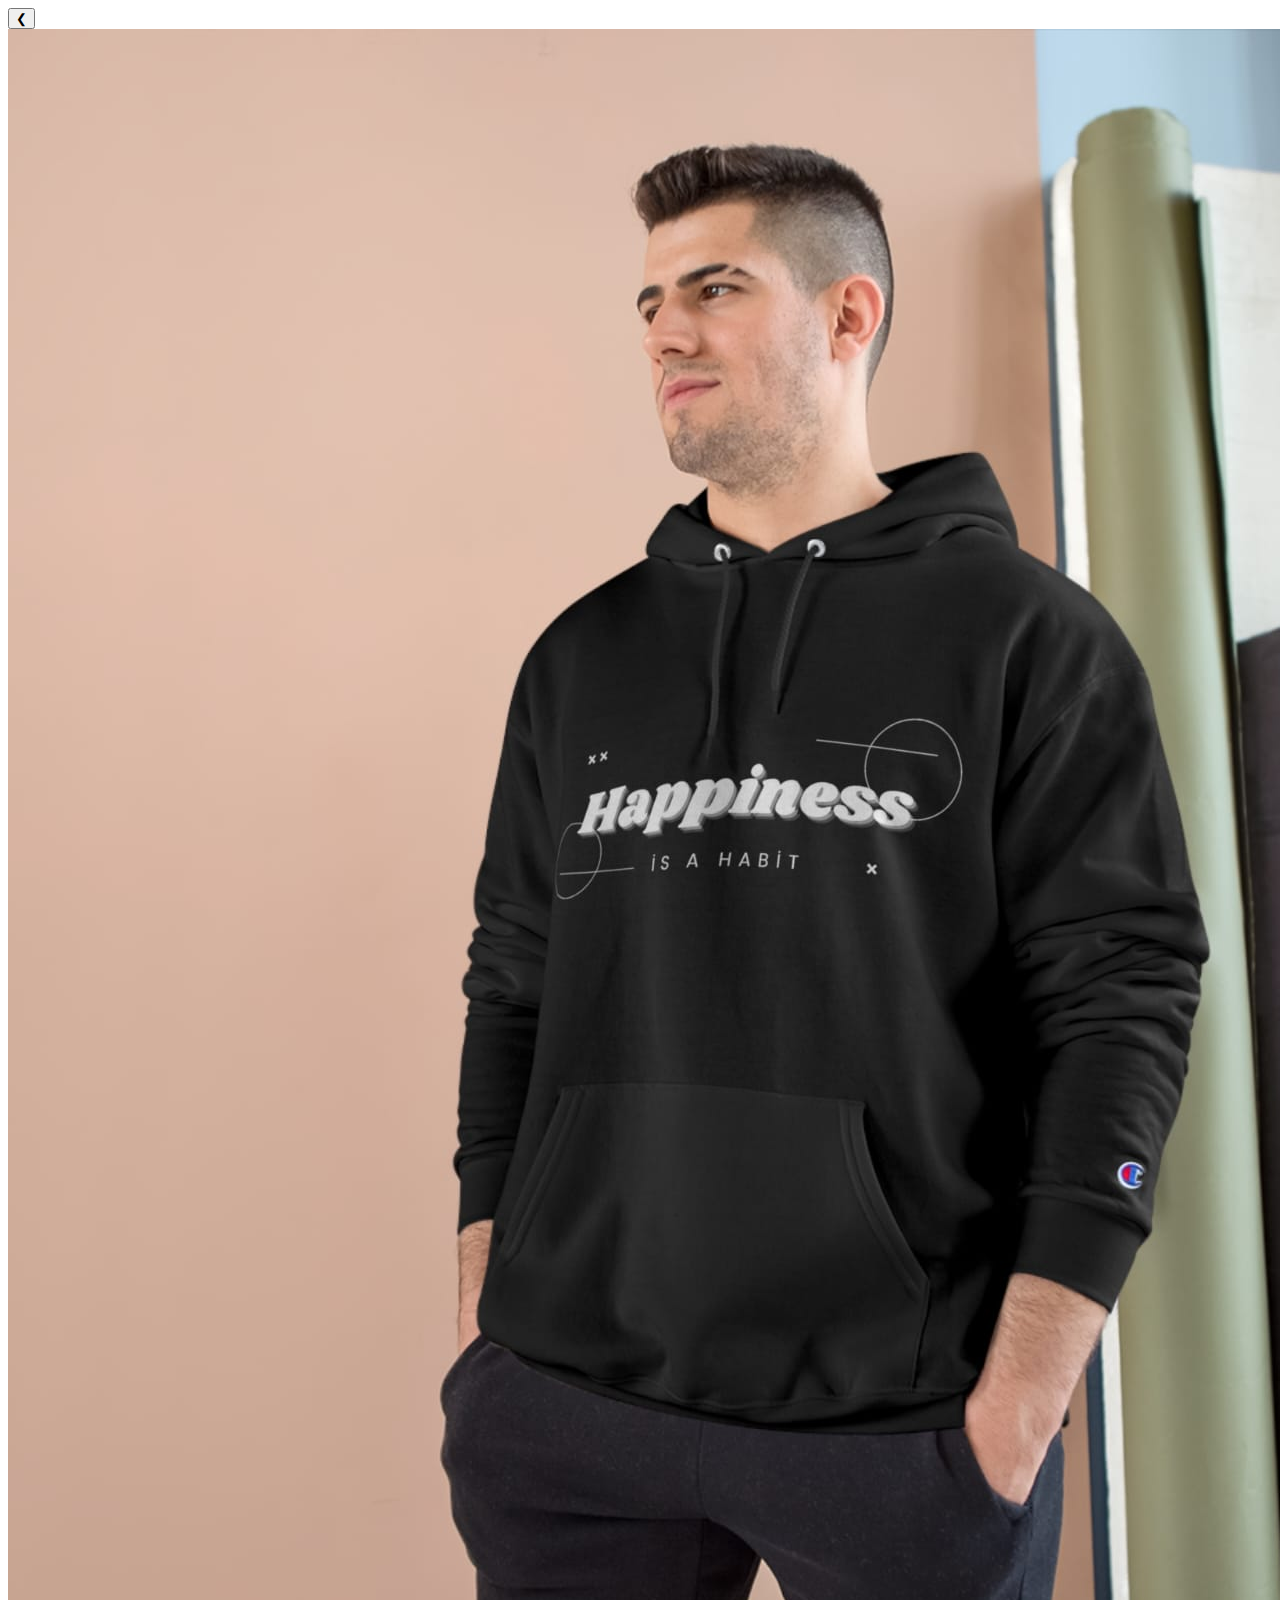
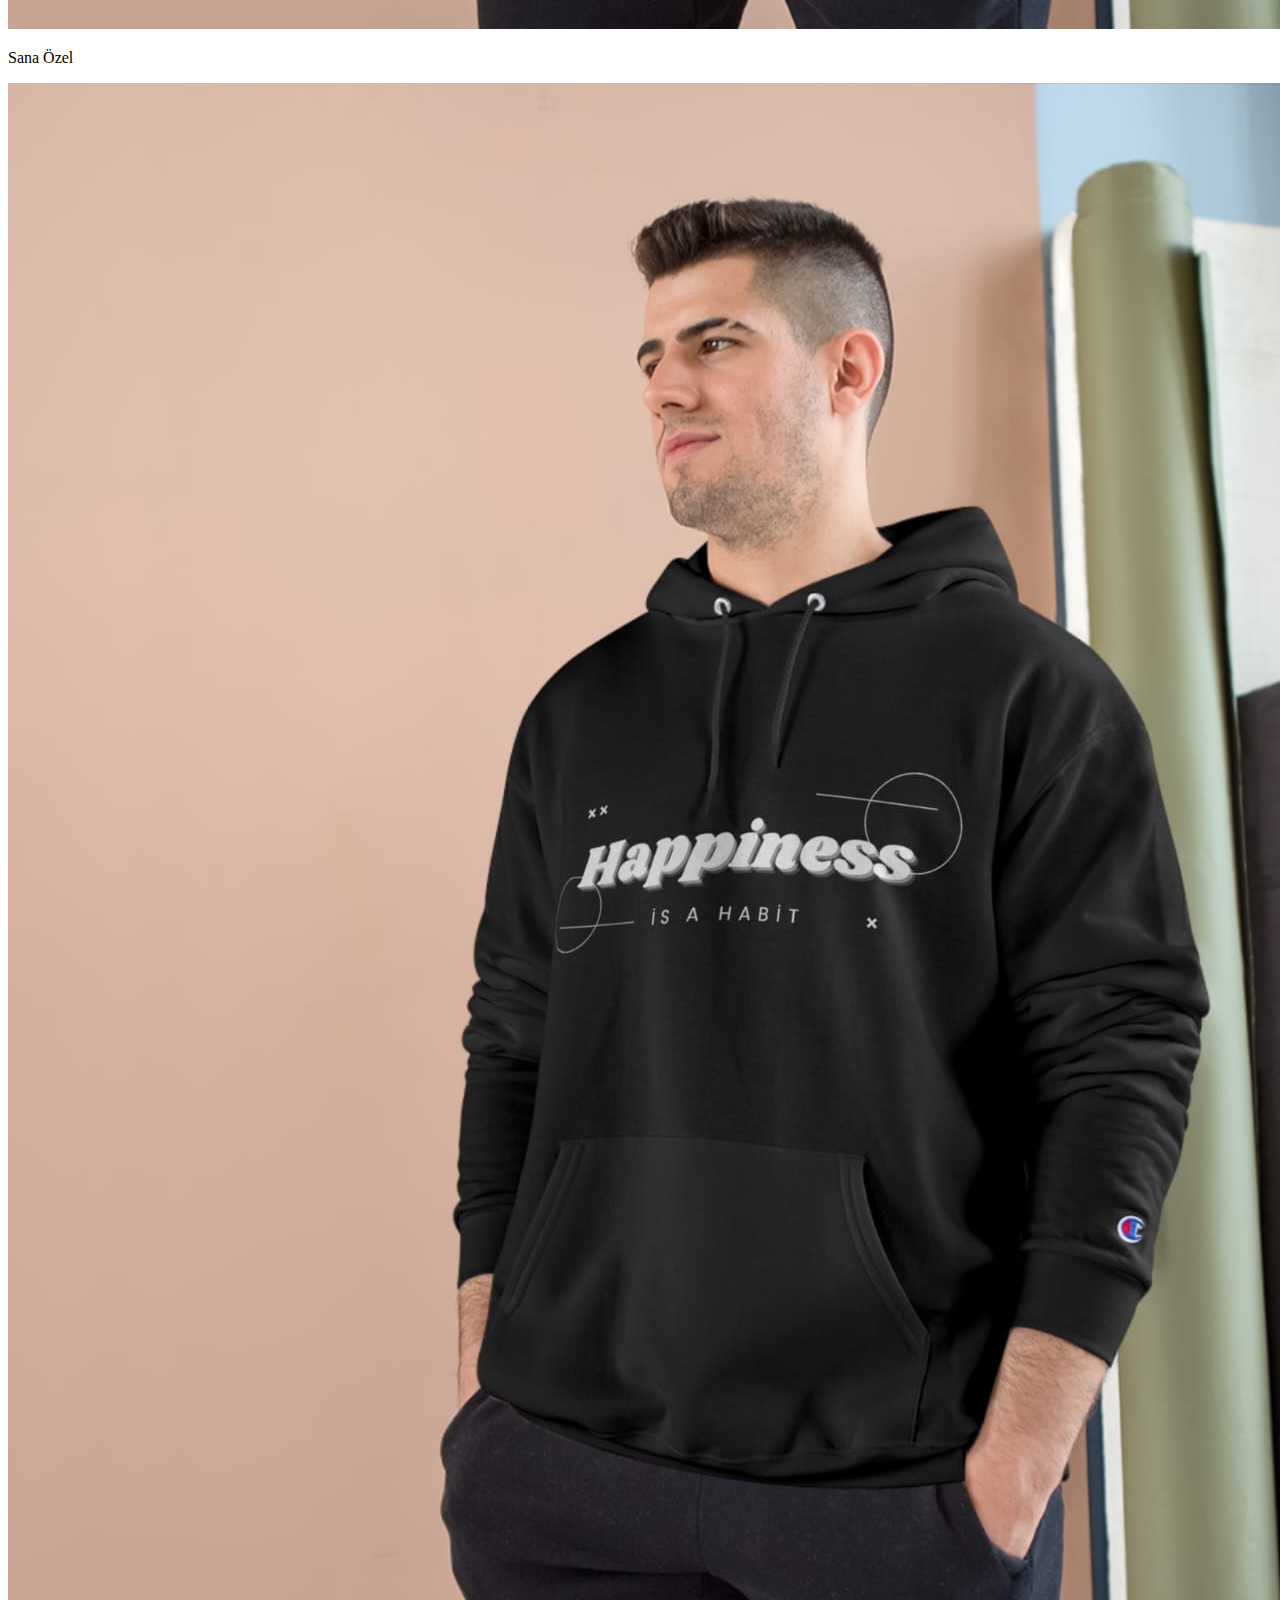
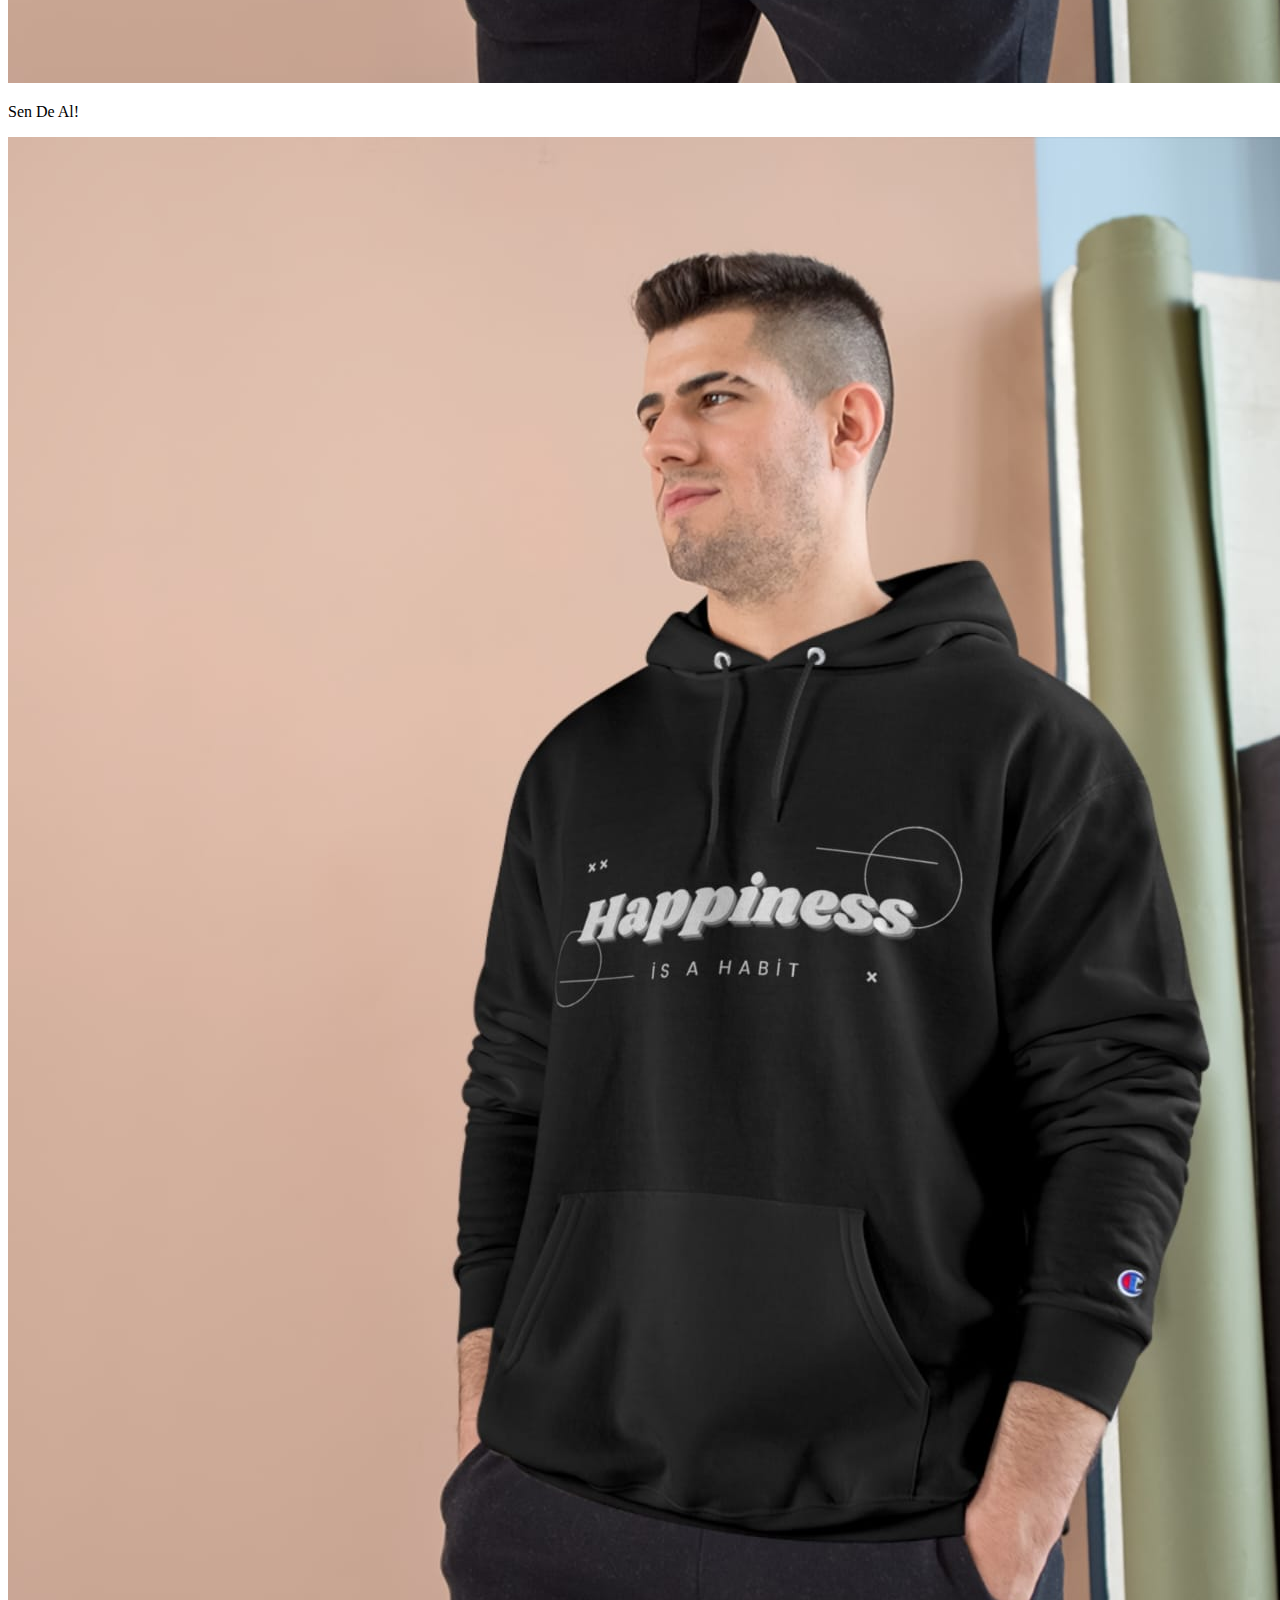
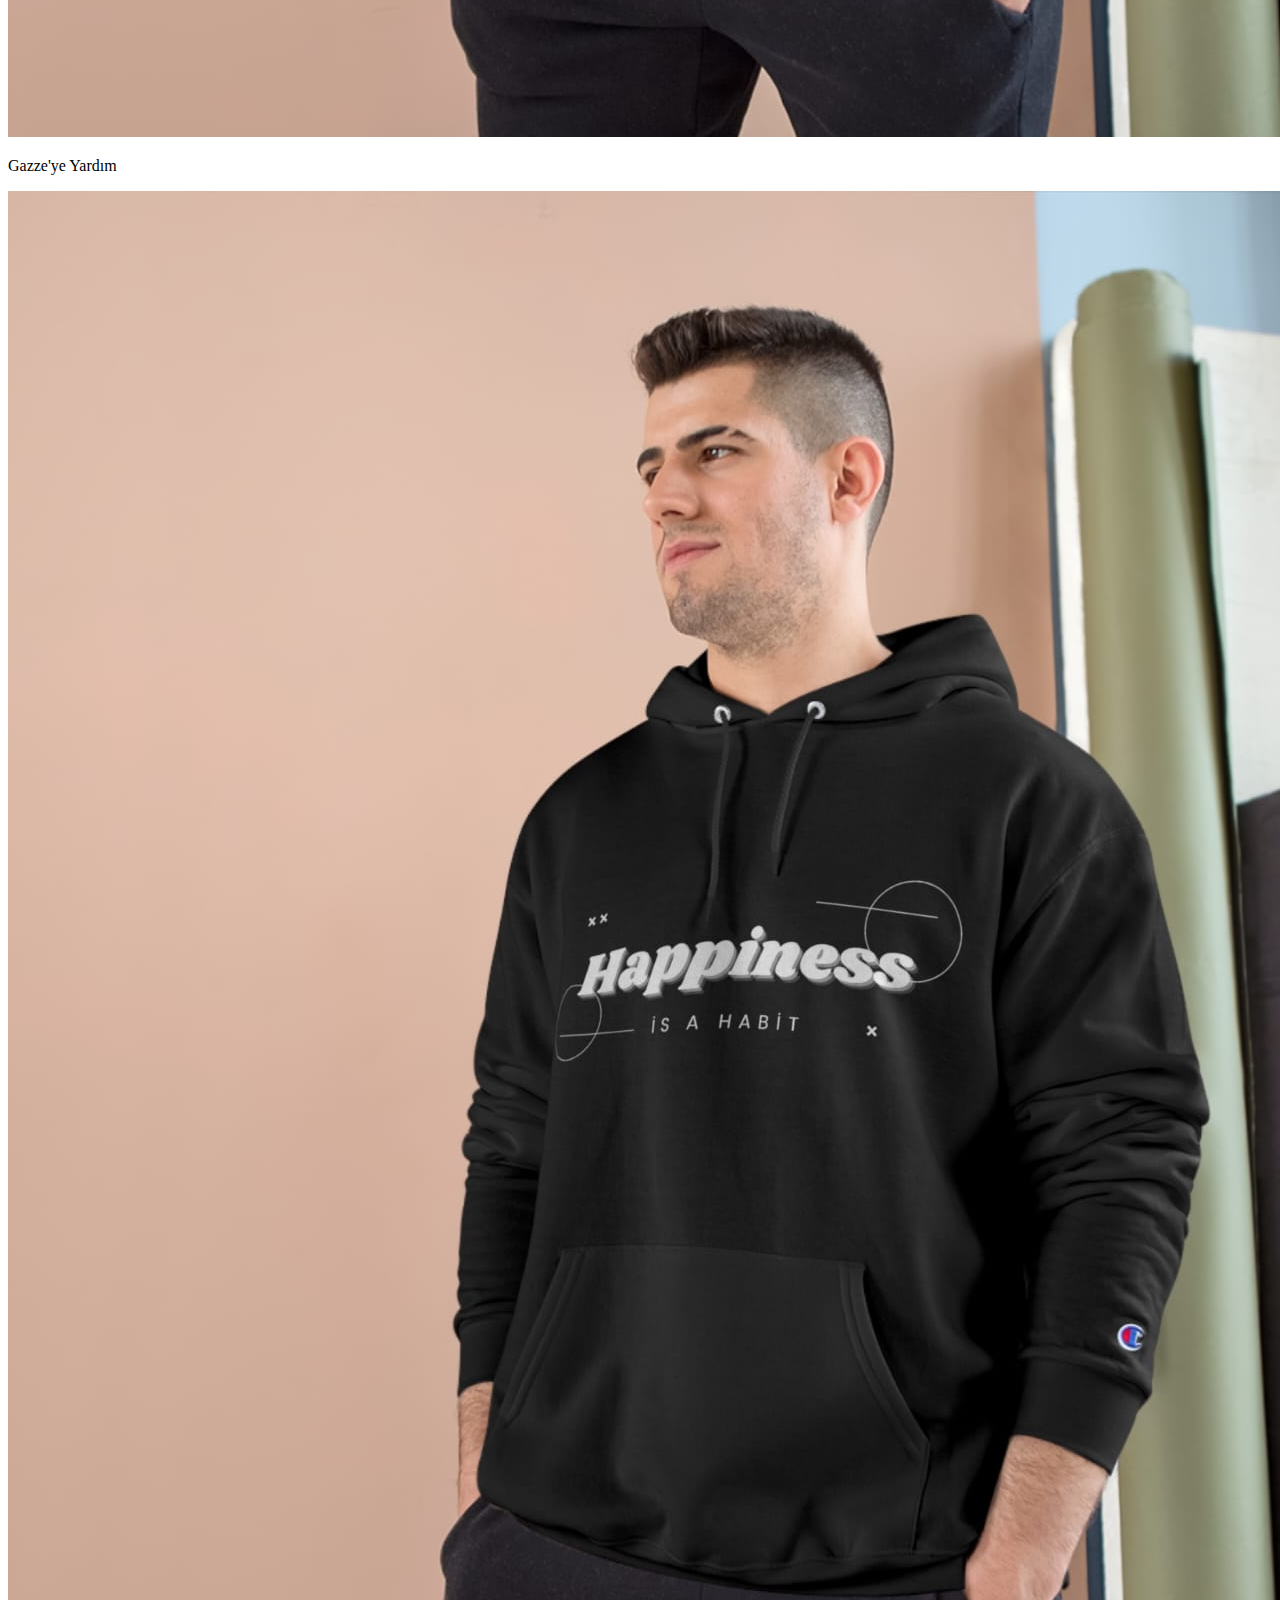
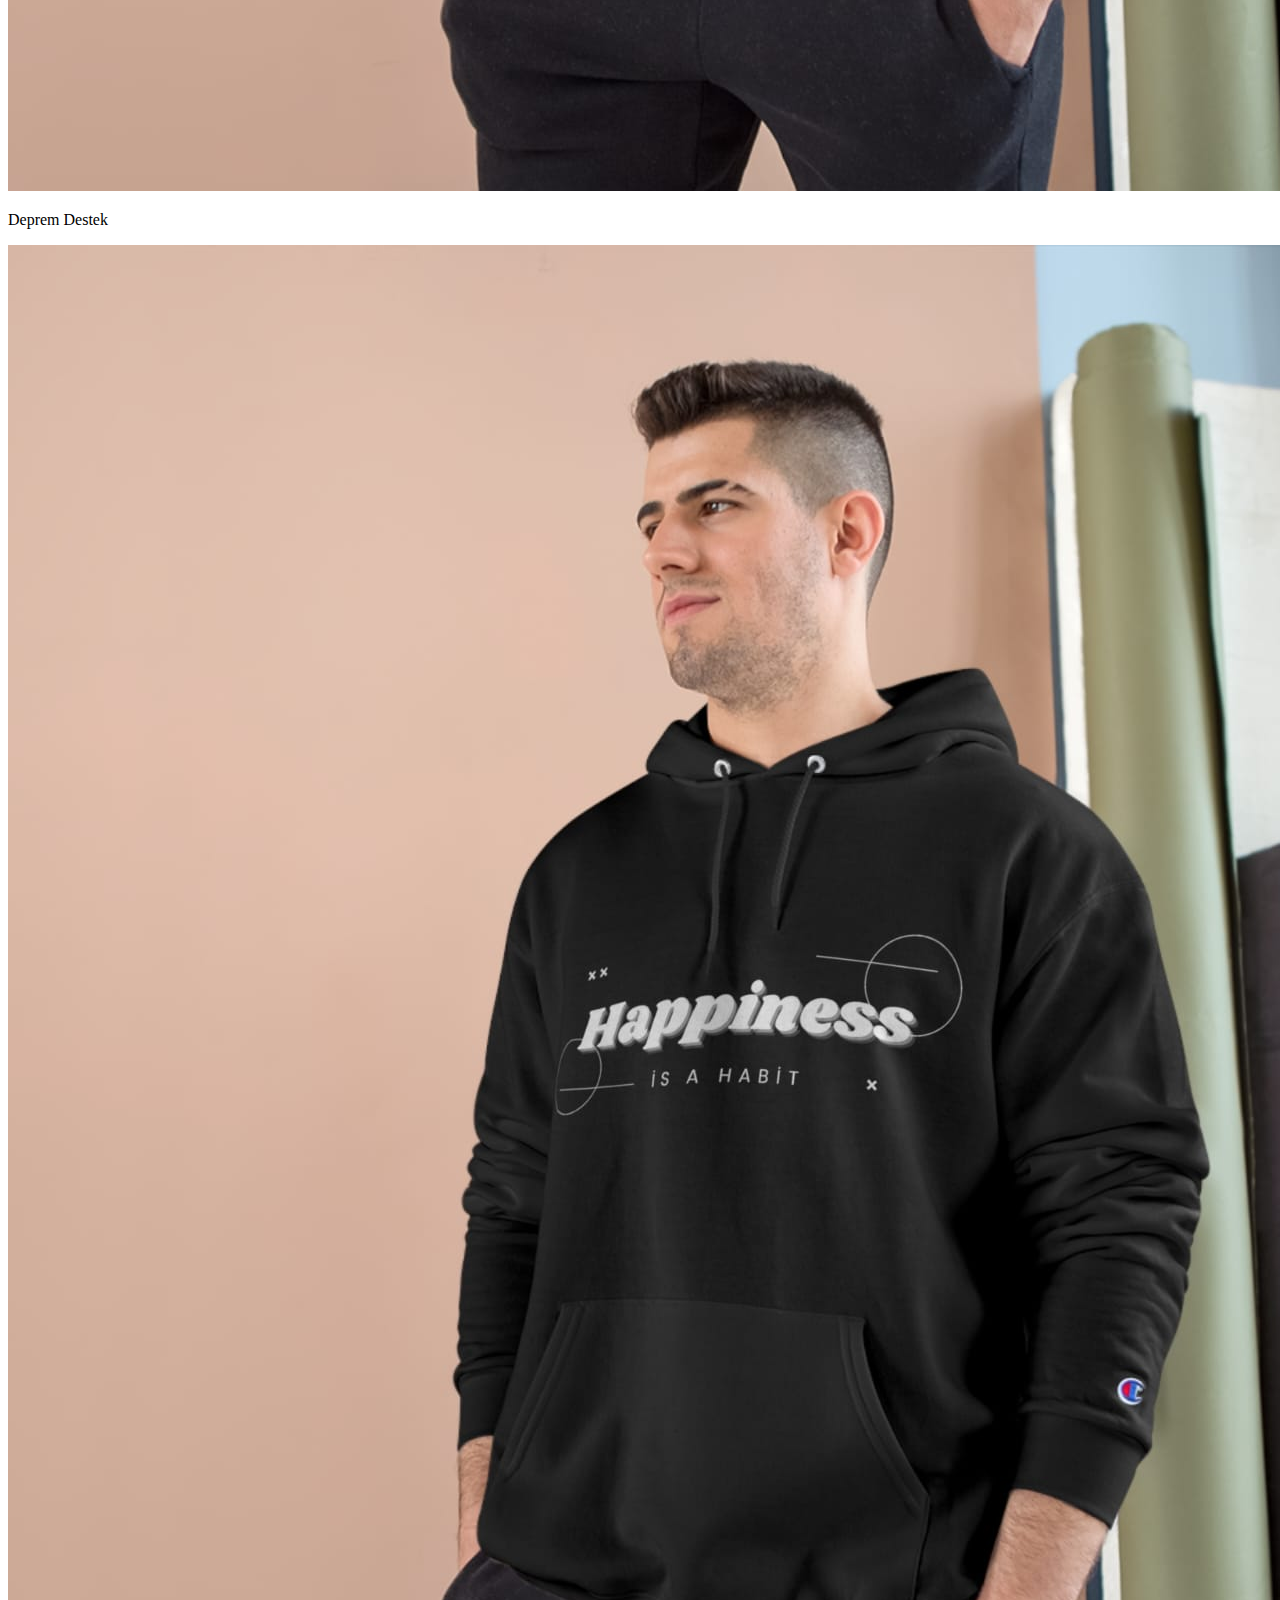
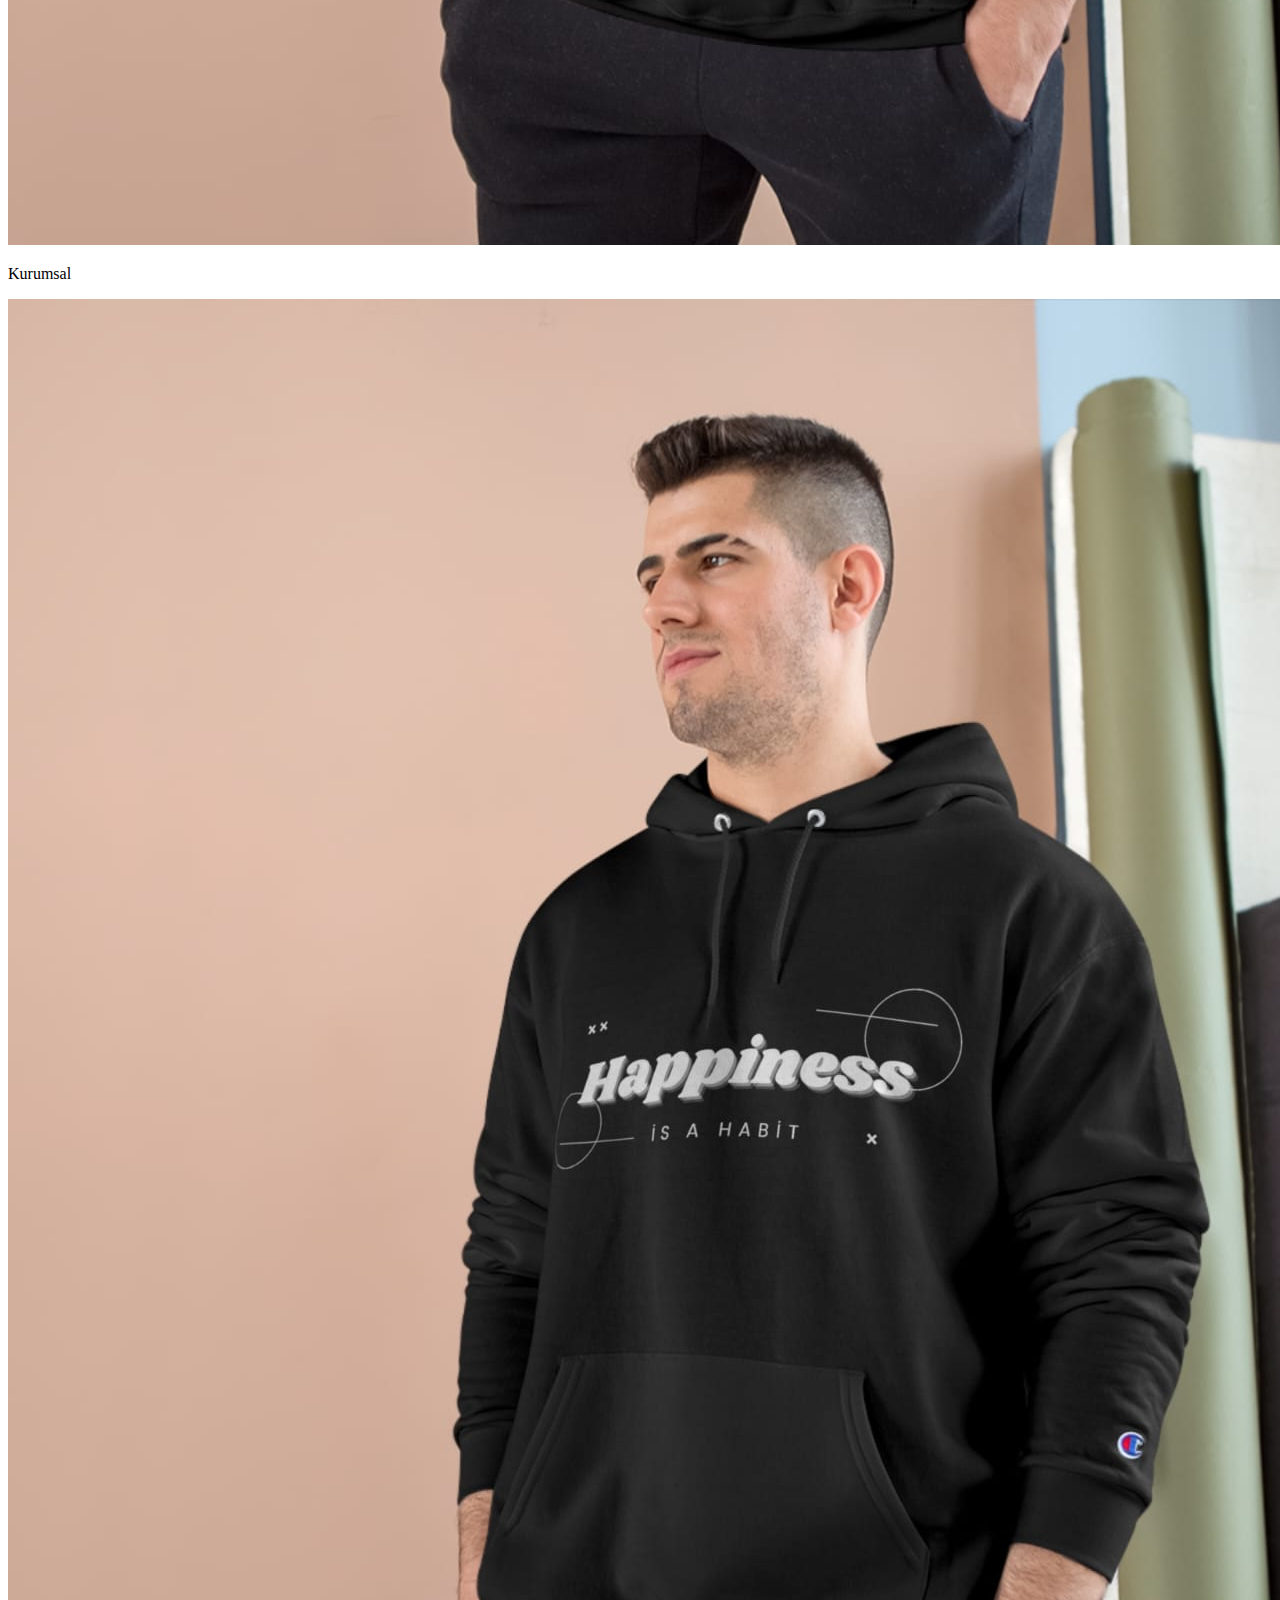
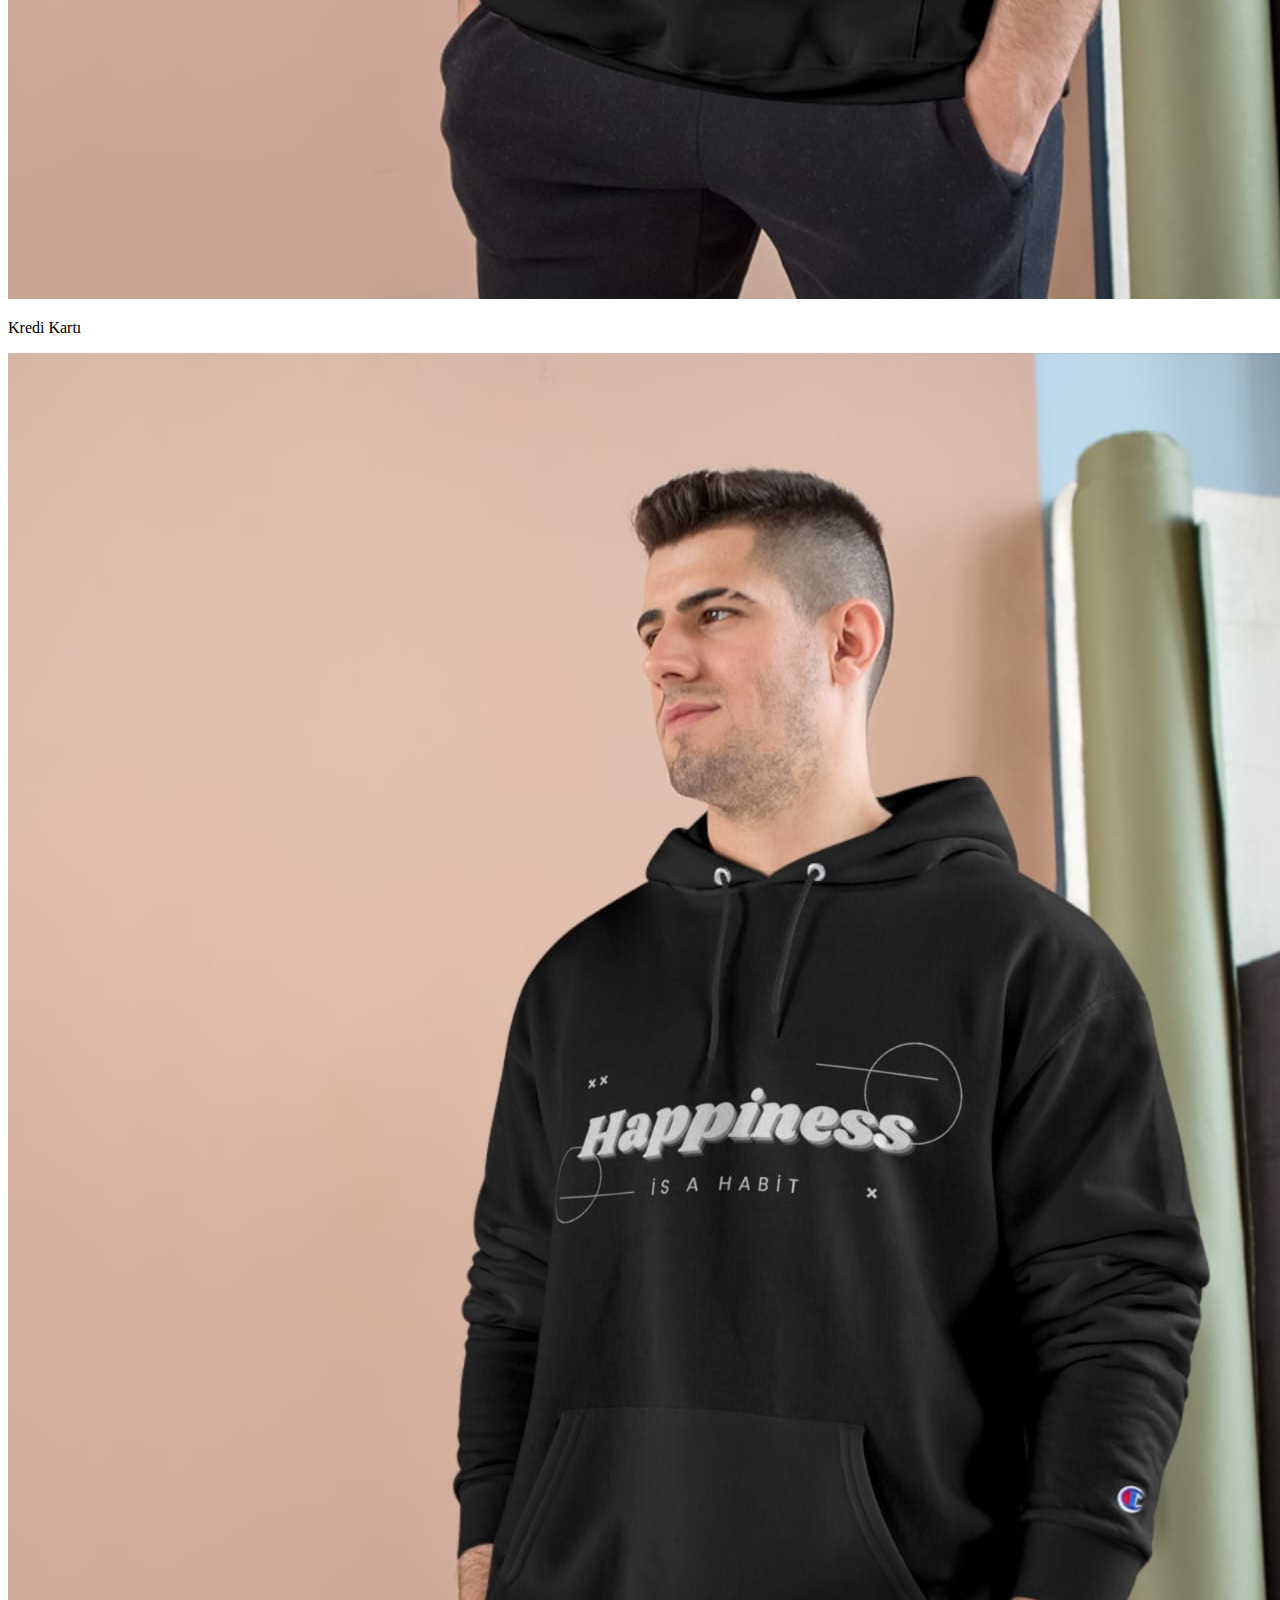
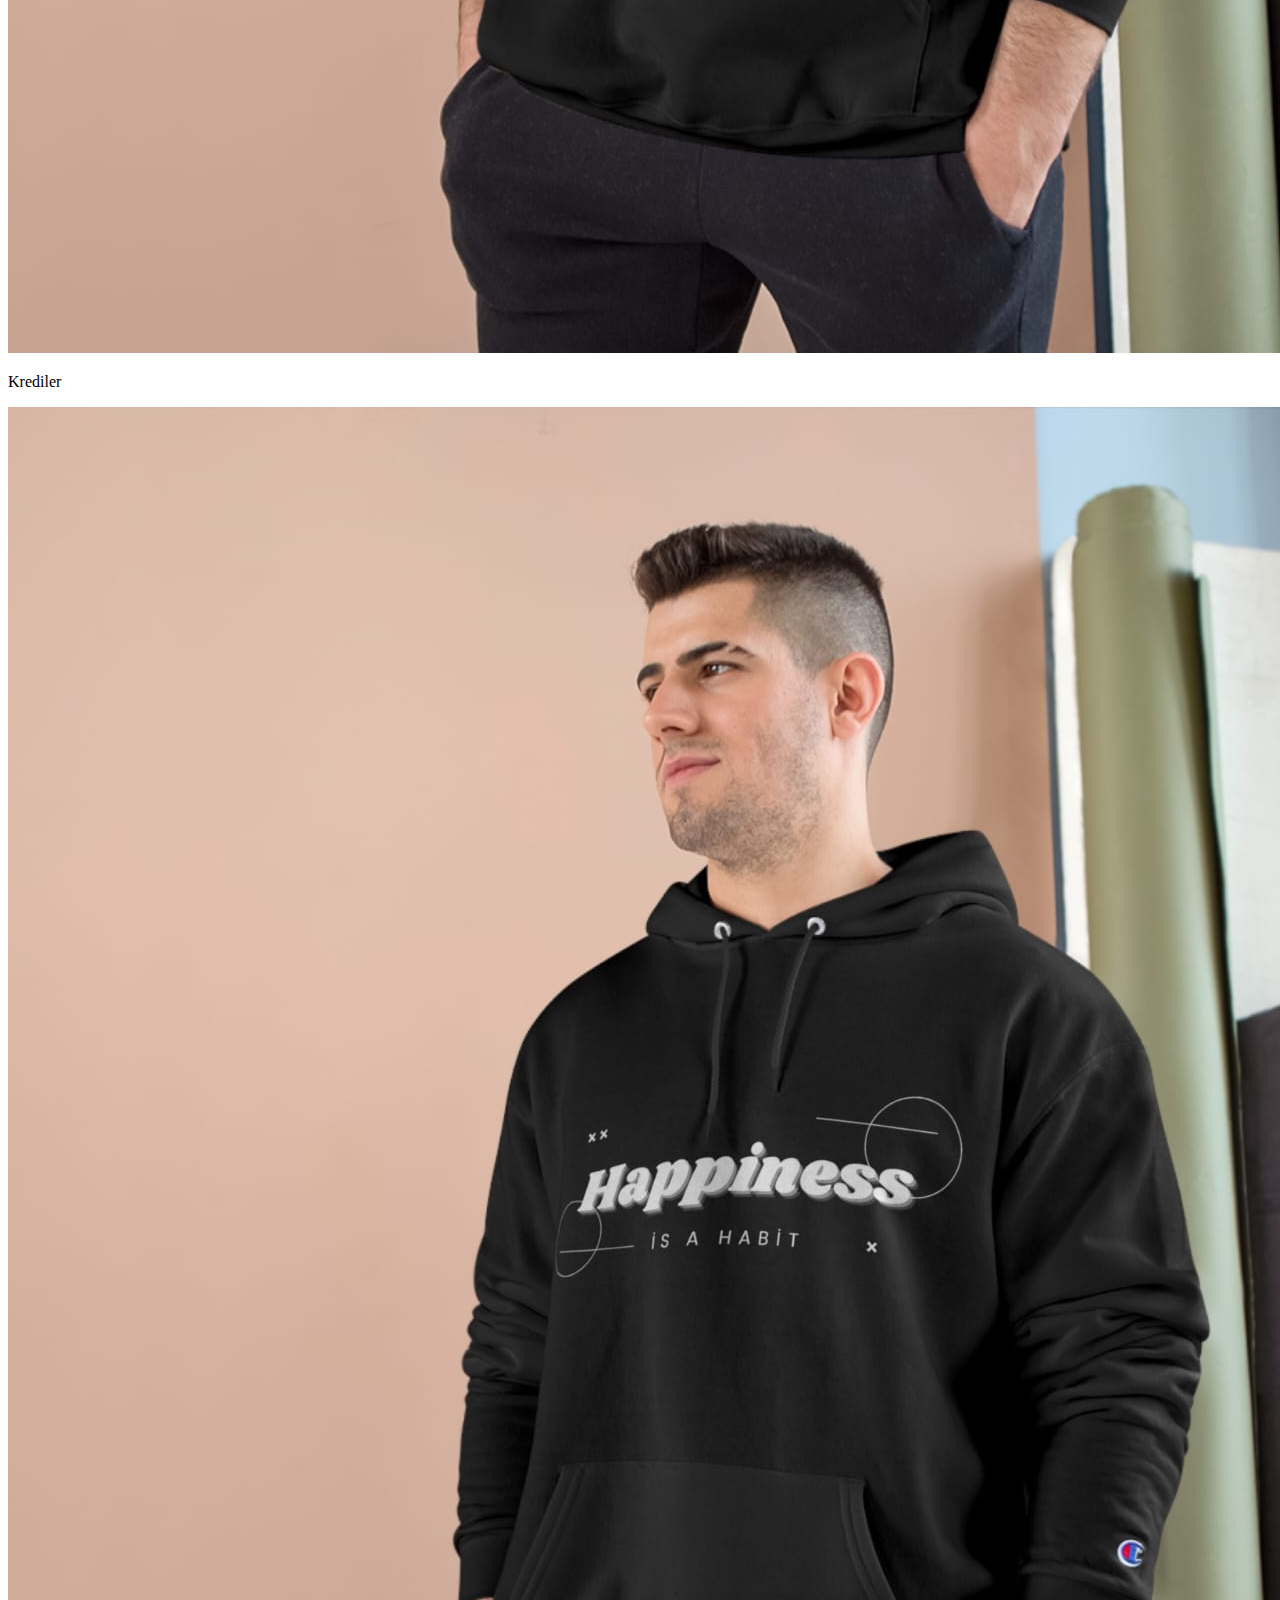
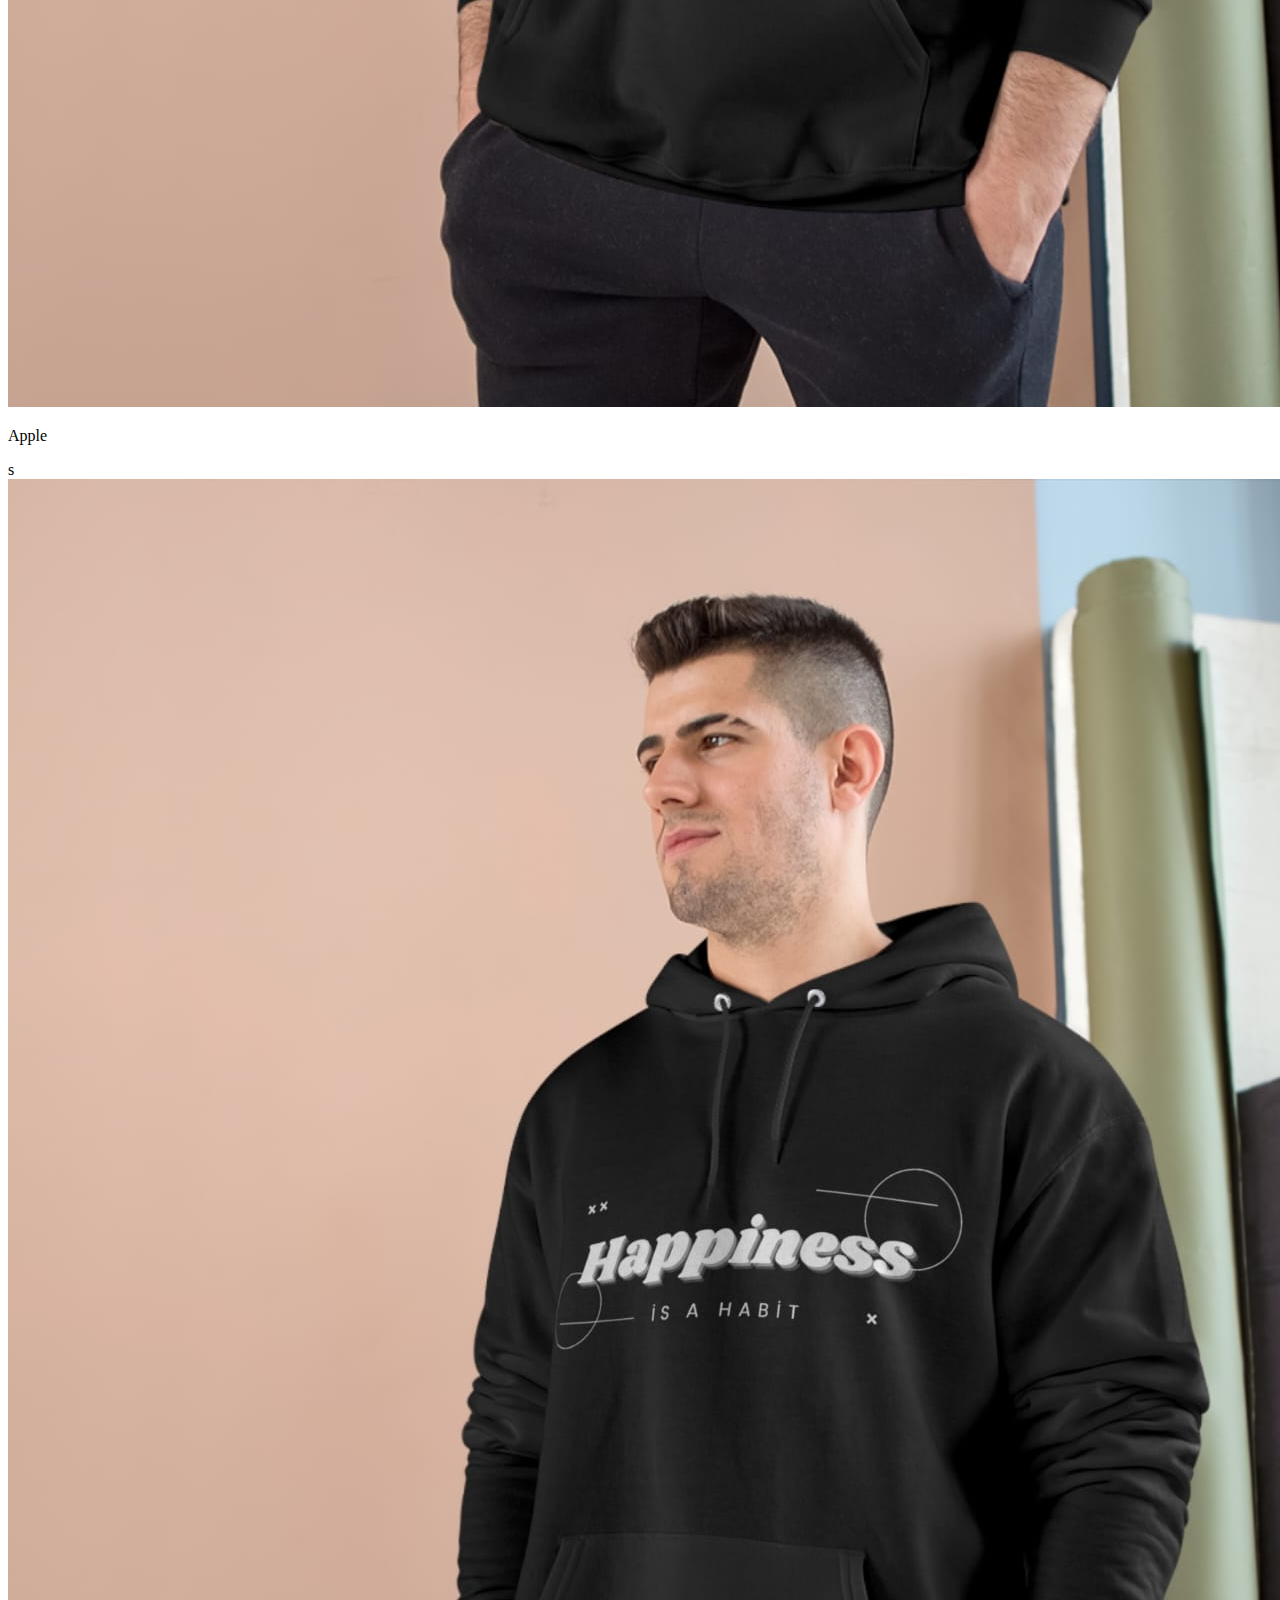
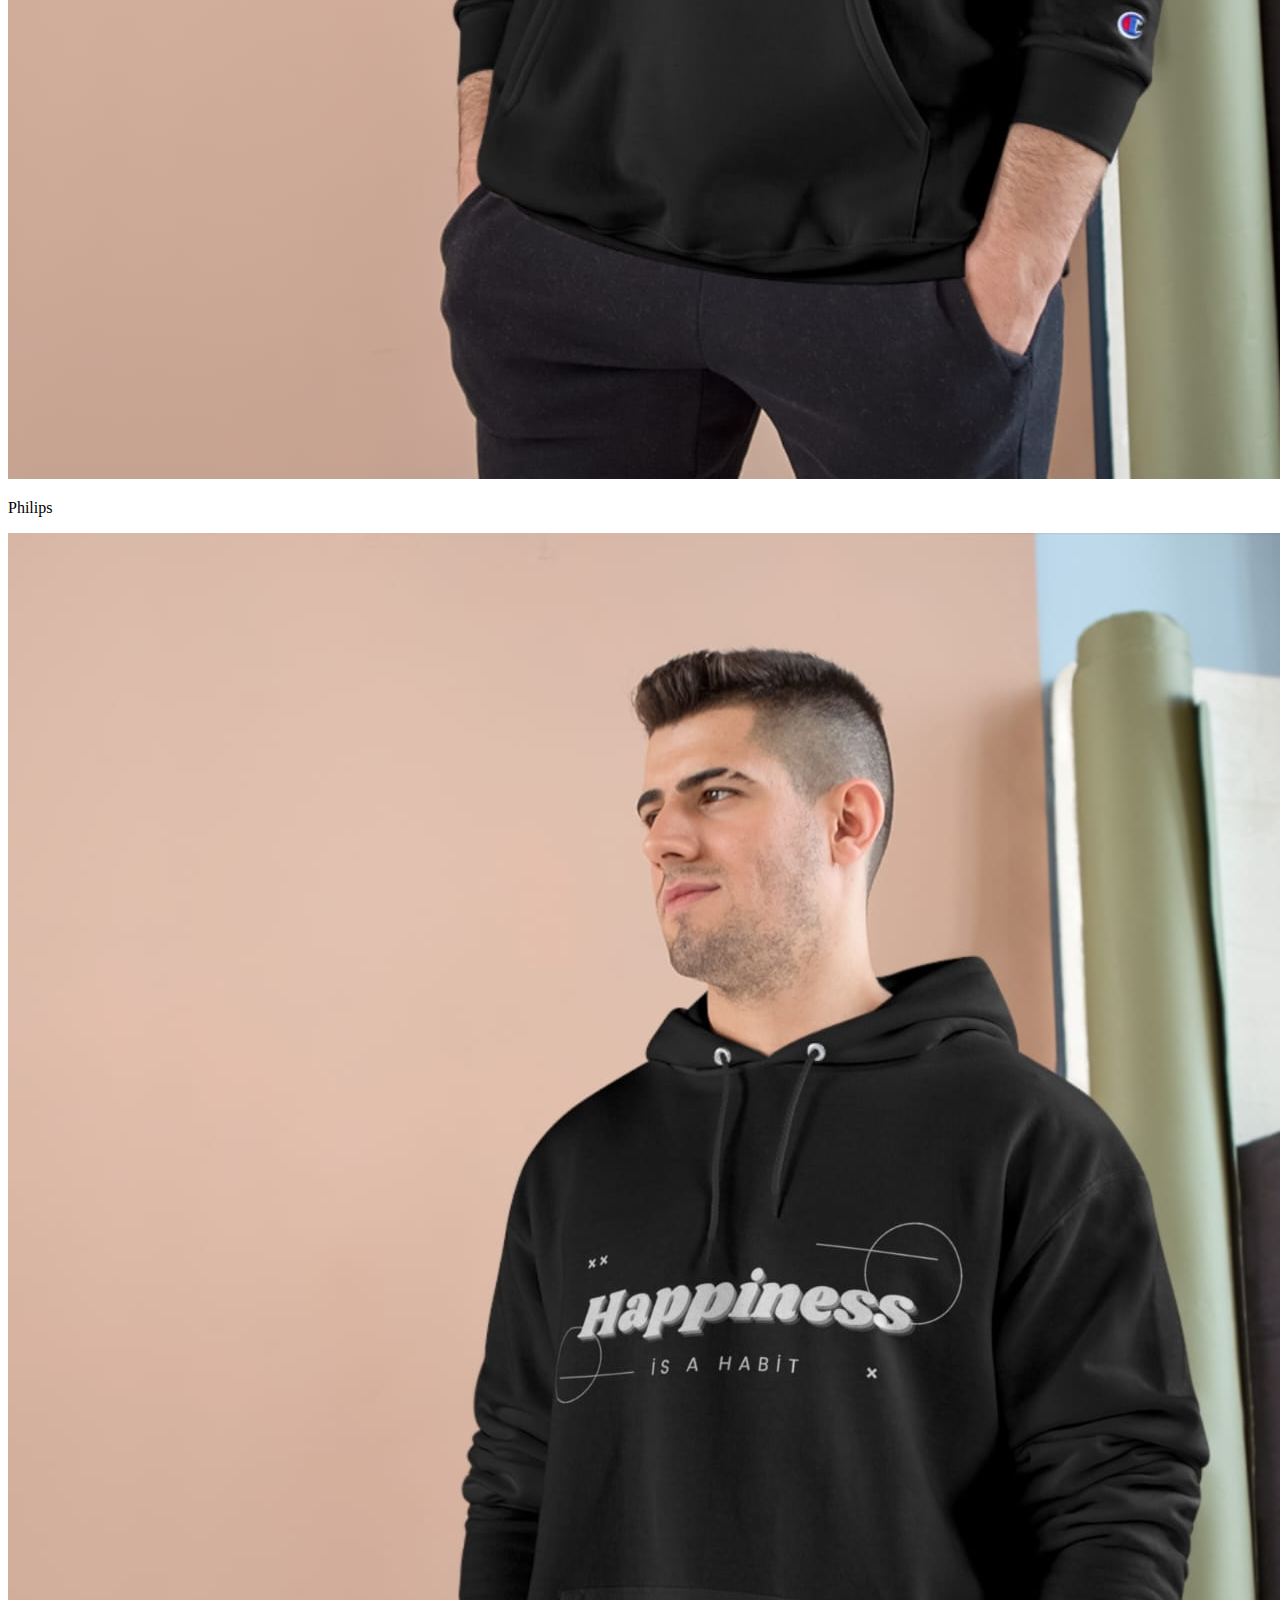
<file: test.html>
<!DOCTYPE html>
<html lang="en">
<head>
    <meta charset="UTF-8">
    <meta name="viewport" content="width=device-width, initial-scale=1.0">
    <title>Carousel</title>
    <style>

    </style>
</head>
<body>
    <div class="kataloq">
        <button class="prev kataloqButton" onclick="scrollCarousel(-1)">&#10094;</button>
        <div class="kataloqCarusel">
            <div class="carousel-items">
                <img src="sekil 12.jpg" alt="Sana Özel">
                <p>Sana Özel</p>
            </div>
            <div class="carousel-items">
                <img src="sekil 12.jpg" alt="Sen De Al!">
                <p>Sen De Al!</p>
            </div>
            <div class="carousel-items">
                <img src="sekil 12.jpg" alt="Gazze'ye Yardım">
                <p>Gazze'ye Yardım</p>
            </div>
            <div class="carousel-items">
                <img src="sekil 12.jpg" alt="Deprem Destek">
                <p>Deprem Destek</p>
            </div>
            <div class="carousel-items">
                <img src="sekil 12.jpg" alt="Kurumsal">
                <p>Kurumsal</p>
            </div>
            <div class="carousel-items">
                <img src="sekil 12.jpg" alt="Kredi Kartı">
                <p>Kredi Kartı</p>
            </div>
            <div class="carousel-items">
                <img src="sekil 12.jpg" alt="Krediler">
                <p>Krediler</p>
            </div>
            <div class="carousel-items">
                <img src="sekil 12.jpg" alt="Apple">
                <p>Apple</p>s
            </div>
            <div class="carousel-items">
                <img src="sekil 12.jpg" alt="Philips">
                <p>Philips</p>
            </div>
            <div class="carousel-items">
                <img src="sekil 12.jpg" alt="Pull & Bear">
                <p>Pull & Bear</p>
            </div>
        </div>
        <button class="next kataloqButton" onclick="scrollCarousel(1)">&#10095;</button>
    </div>

    <script>
        let Index = 0;

        function scrollCarousel(direction) {
            const carousel = document.querySelector('.kataloqCarusel');
            const items = document.querySelectorAll('.carousel-items');
            const itemWidth = items[0].offsetWidth + parseInt(getComputedStyle(items[0]).marginRight) * 2; // Including margins
            const visibleItemsCount = Math.floor(document.querySelector('.kataloq').offsetWidth / itemWidth);
            const maxIndex = items.length - visibleItemsCount;

            Index += direction;

            if (Index < 0) {
                Index = 0;
            } else if (Index > maxIndex) {
                Index = maxIndex;
            }

            carousel.style.transform = `translateX(-${Index * itemWidth}px)`;
        }
    </script>
</body>
</html>
</file>
